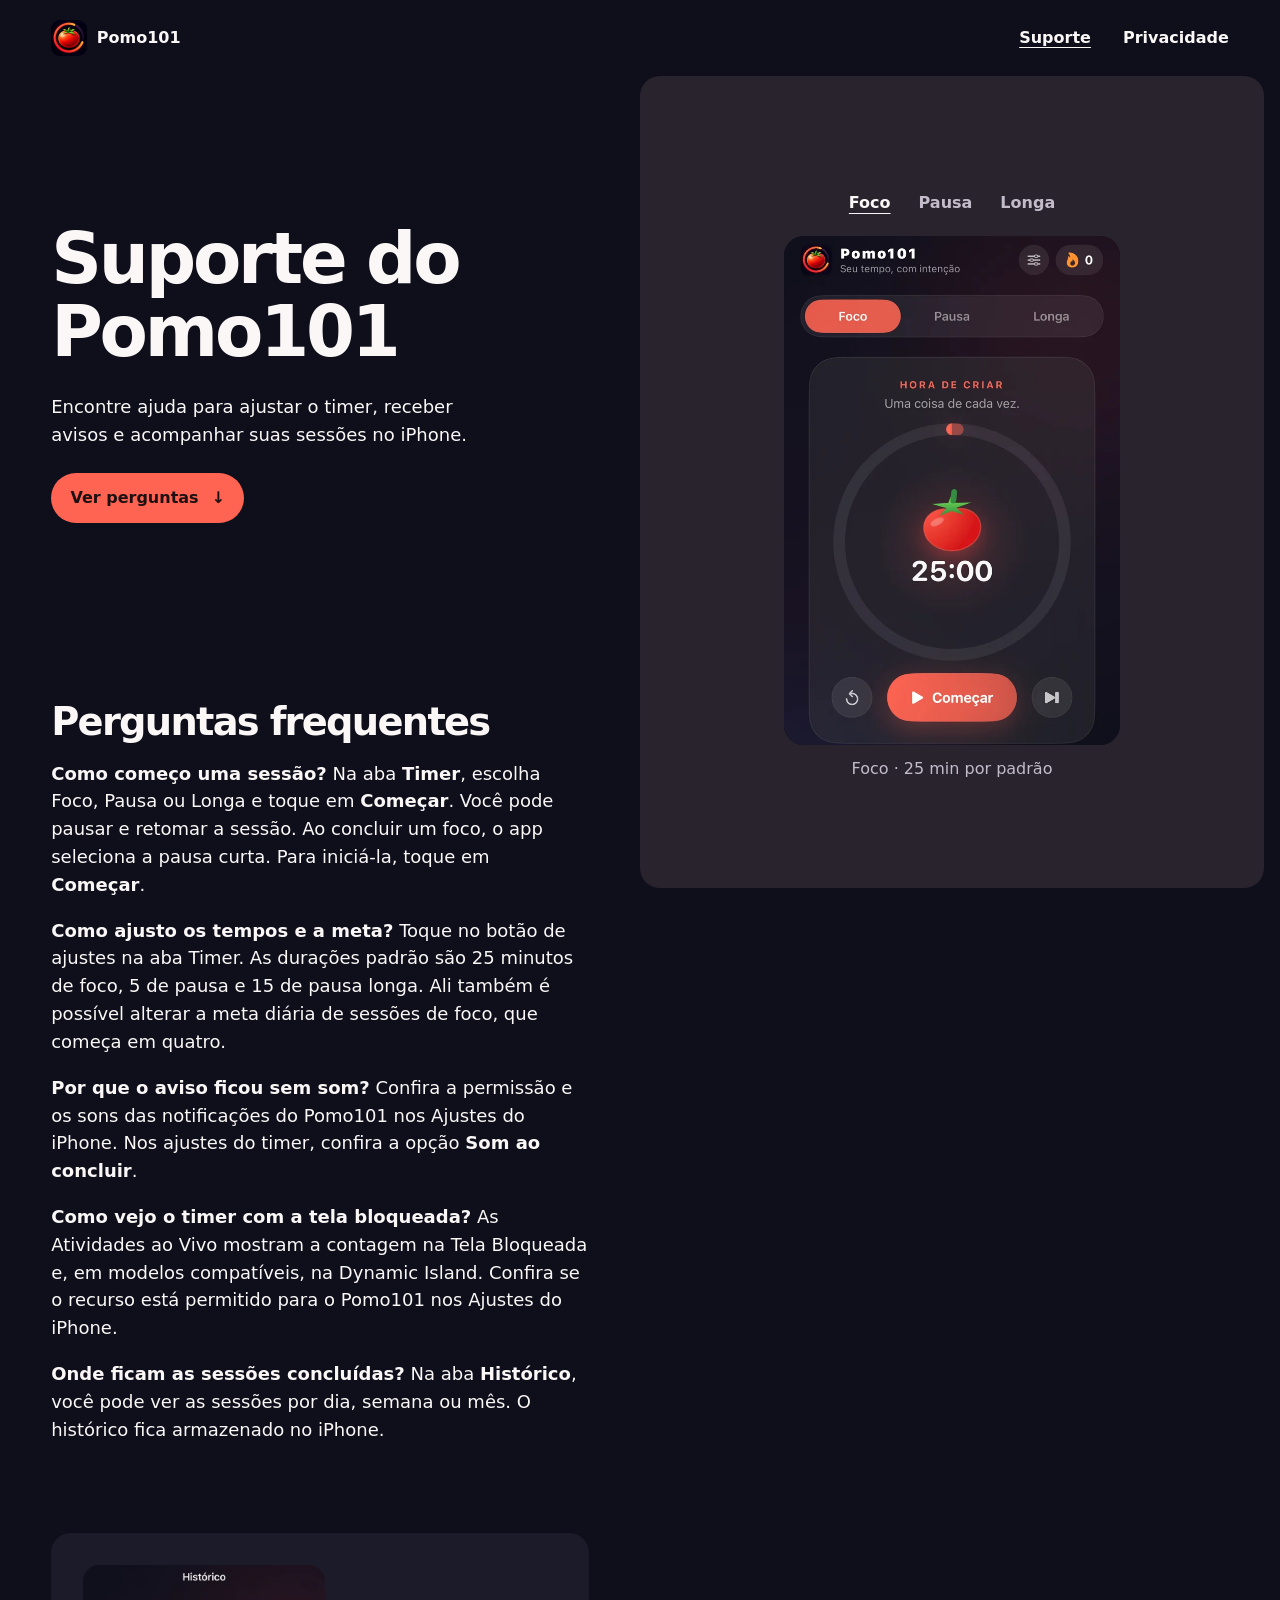
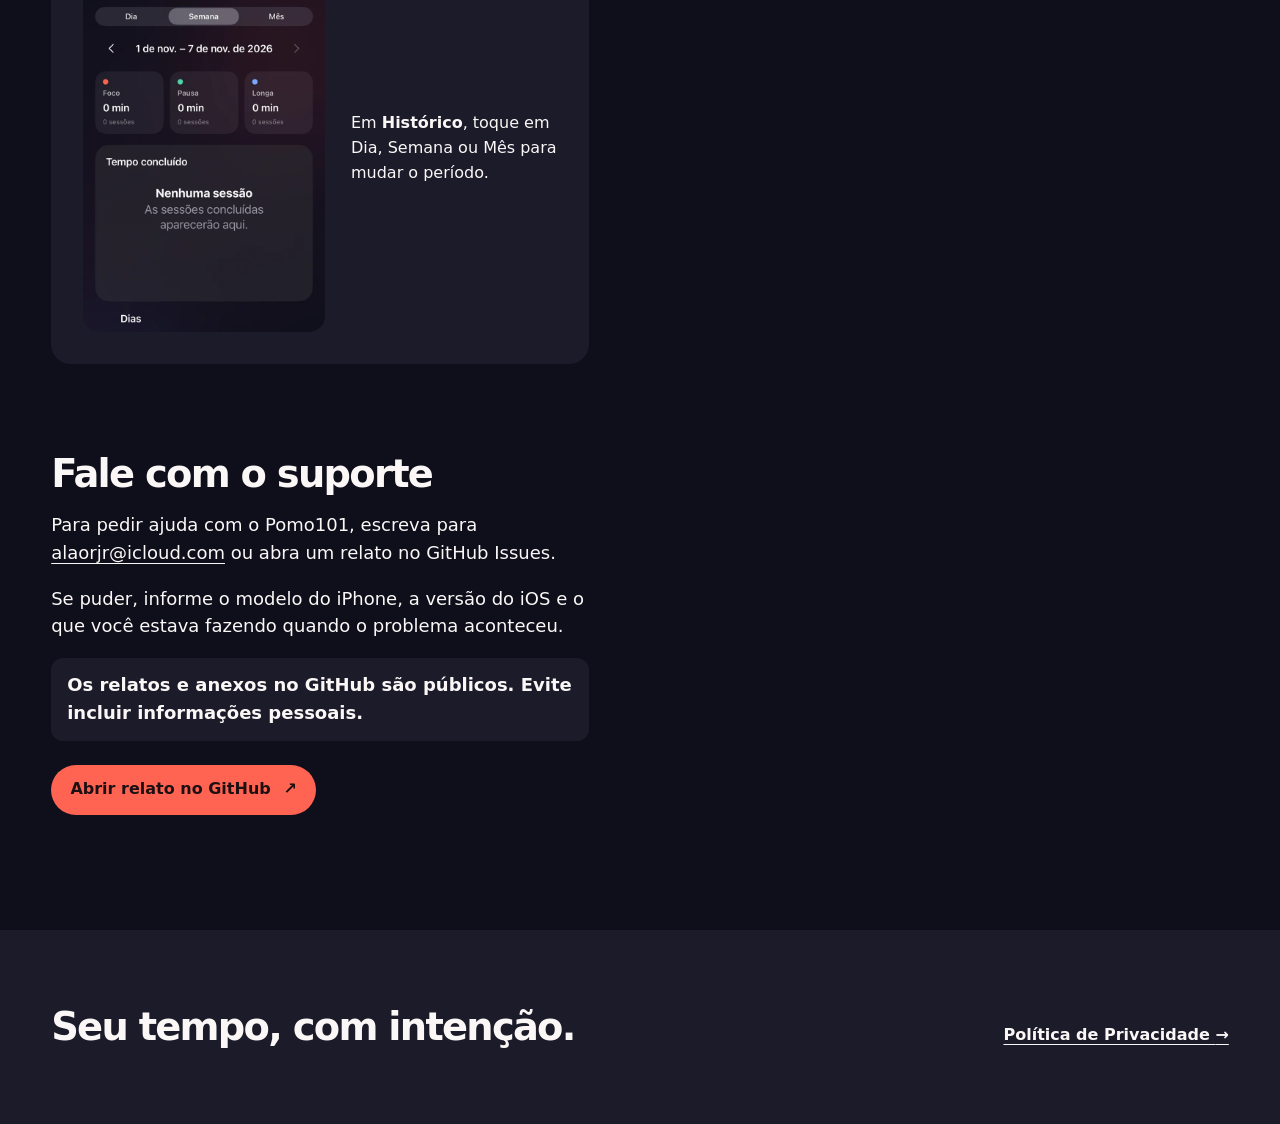
<file: index.html>
<!doctype html>
<html lang="pt-BR">
<head>
  <meta charset="utf-8">
  <meta name="viewport" content="width=device-width, initial-scale=1">
  <meta name="theme-color" content="#0e0f1b">
  <meta name="description" content="Encontre ajuda com o timer, as notificações, as Atividades ao Vivo e o histórico do Pomo101 para iPhone.">
  <title>Suporte do Pomo101</title>
  <link rel="icon" href="assets/icon.png" type="image/png">
  <link rel="stylesheet" href="styles.css">
  <script src="site.js" defer></script>
</head>
<body>
  <a class="skip-link" href="#conteudo">Ir para o conteúdo</a>
  <header class="site-header">
    <a class="brand" href="index.html"><img src="assets/icon.png" alt="" width="36" height="36">Pomo101</a>
    <nav aria-label="Navegação principal">
      <a href="index.html" aria-current="page">Suporte</a>
      <a href="privacy.html">Privacidade</a>
    </nav>
  </header>

  <main class="split" id="conteudo">
    <section class="hero reading" aria-labelledby="titulo">
      <h1 id="titulo" data-reveal>Suporte do<br>Pomo101</h1>
      <p class="lead" data-reveal>Encontre ajuda para ajustar o timer, receber avisos e acompanhar suas sessões no iPhone.</p>
      <a class="action" href="#perguntas" data-reveal>Ver perguntas <span aria-hidden="true">↓</span></a>
    </section>

    <aside class="stage" aria-label="Prévia do Pomo101">
      <figure class="preview" data-preview>
        <div class="preview-controls" data-reveal role="group" aria-label="Escolher modo do timer" hidden>
          <button type="button" aria-pressed="true" aria-controls="foco">Foco</button>
          <button type="button" aria-pressed="false" aria-controls="pausa">Pausa</button>
          <button type="button" aria-pressed="false" aria-controls="longa">Longa</button>
        </div>
        <div class="screen-stack" data-reveal>
          <img class="screen is-current" id="foco" src="assets/focus.webp" width="660" height="1000" alt="Timer de Foco do Pomo101 com 25 minutos e anel coral.">
          <img class="screen" id="pausa" src="assets/shortBreak.webp" width="660" height="1000" alt="Timer de Pausa do Pomo101 com 5 minutos e anel verde." aria-hidden="true">
          <img class="screen" id="longa" src="assets/longBreak.webp" width="660" height="1000" alt="Timer de Pausa Longa do Pomo101 com 15 minutos e anel azul." aria-hidden="true">
        </div>
        <figcaption aria-live="polite" data-reveal>Foco · 25 min por padrão</figcaption>
      </figure>
    </aside>

    <div class="reading article">
      <section id="perguntas" aria-labelledby="perguntas-titulo">
        <h2 id="perguntas-titulo" data-reveal>Perguntas frequentes</h2>
        <p data-reveal><strong>Como começo uma sessão?</strong> Na aba <strong>Timer</strong>, escolha Foco, Pausa ou Longa e toque em <strong>Começar</strong>. Você pode pausar e retomar a sessão. Ao concluir um foco, o app seleciona a pausa curta. Para iniciá-la, toque em <strong>Começar</strong>.</p>
        <p data-reveal><strong>Como ajusto os tempos e a meta?</strong> Toque no botão de ajustes na aba Timer. As durações padrão são 25 minutos de foco, 5 de pausa e 15 de pausa longa. Ali também é possível alterar a meta diária de sessões de foco, que começa em quatro.</p>
        <p data-reveal><strong>Por que o aviso ficou sem som?</strong> Confira a permissão e os sons das notificações do Pomo101 nos Ajustes do iPhone. Nos ajustes do timer, confira a opção <strong>Som ao concluir</strong>.</p>
        <p data-reveal><strong>Como vejo o timer com a tela bloqueada?</strong> As Atividades ao Vivo mostram a contagem na Tela Bloqueada e, em modelos compatíveis, na Dynamic Island. Confira se o recurso está permitido para o Pomo101 nos Ajustes do iPhone.</p>
        <p data-reveal><strong>Onde ficam as sessões concluídas?</strong> Na aba <strong>Histórico</strong>, você pode ver as sessões por dia, semana ou mês. O histórico fica armazenado no iPhone.</p>
      </section>

      <figure class="reference">
        <img src="assets/history.webp" width="660" height="1000" loading="lazy" data-reveal alt="Aba Histórico do Pomo101 com os filtros Dia, Semana e Mês.">
        <figcaption data-reveal>Em <strong>Histórico</strong>, toque em Dia, Semana ou Mês para mudar o período.</figcaption>
      </figure>

      <section class="contact" aria-labelledby="contato">
        <h2 id="contato" data-reveal>Fale com o suporte</h2>
        <p data-reveal>Para pedir ajuda com o Pomo101, escreva para <a href="mailto:alaorjr@icloud.com">alaorjr@icloud.com</a> ou abra um relato no GitHub Issues.</p>
        <p data-reveal>Se puder, informe o modelo do iPhone, a versão do iOS e o que você estava fazendo quando o problema aconteceu.</p>
        <p class="public-report-notice" data-reveal><strong>Os relatos e anexos no GitHub são públicos. Evite incluir informações pessoais.</strong></p>
        <a class="action" href="https://github.com/alaorjr/Pomo101-support/issues" data-reveal>Abrir relato no GitHub <span aria-hidden="true">↗</span></a>
      </section>
    </div>
  </main>

  <footer class="site-footer">
    <p class="closing" data-reveal>Seu tempo, com intenção.</p>
    <a href="privacy.html" data-reveal>Política de Privacidade <span aria-hidden="true">→</span></a>
  </footer>
</body>
</html>
</file>
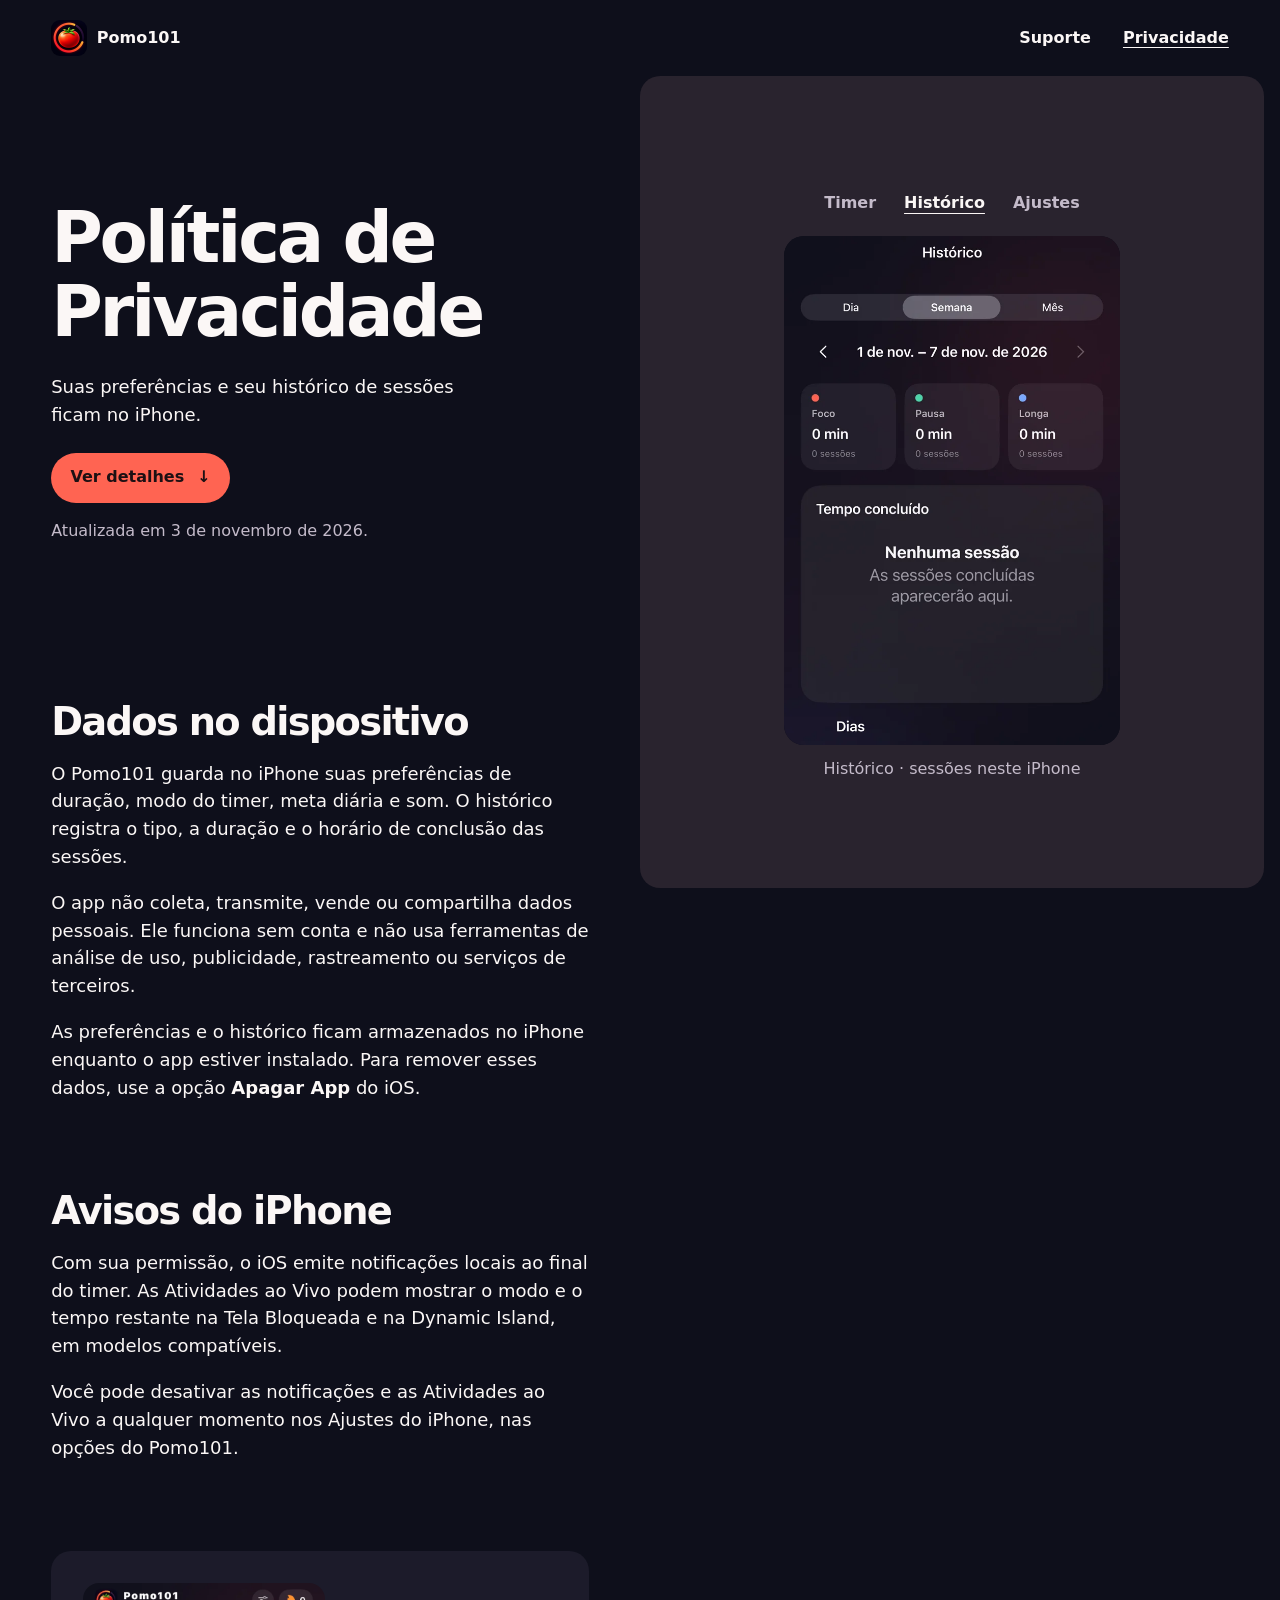
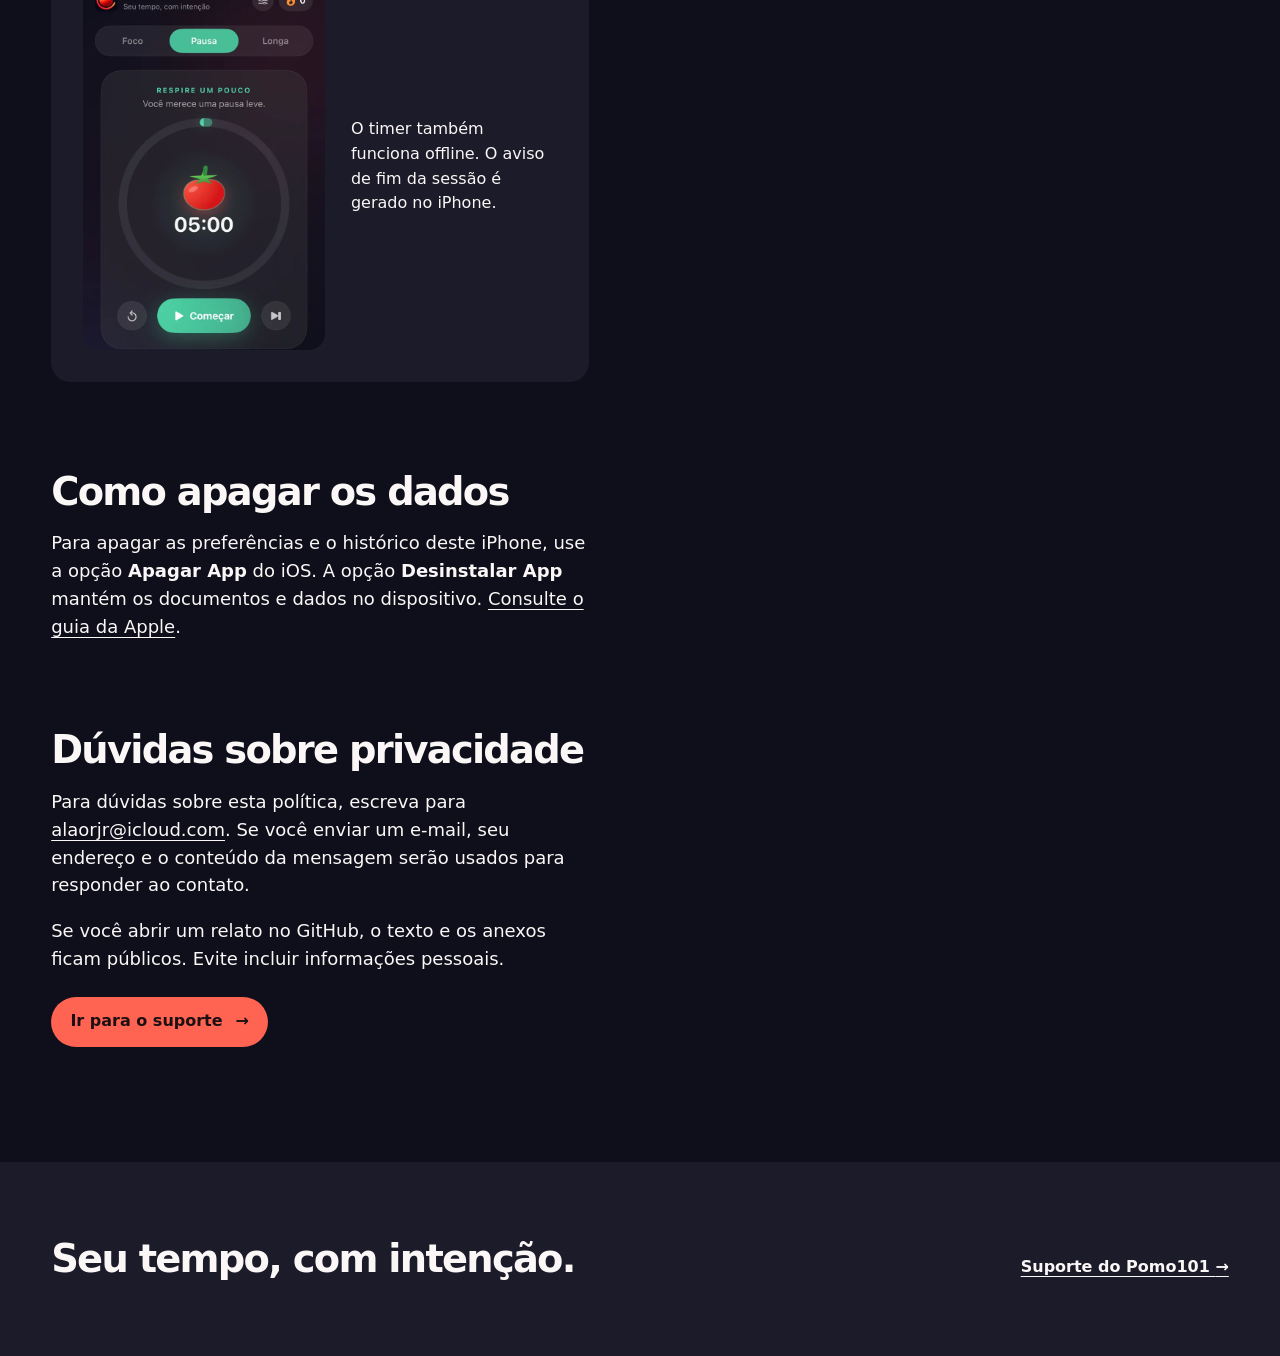
<file: privacy.html>
<!doctype html>
<html lang="pt-BR">
<head>
  <meta charset="utf-8">
  <meta name="viewport" content="width=device-width, initial-scale=1">
  <meta name="theme-color" content="#0e0f1b">
  <meta name="description" content="Saiba quais dados o Pomo101 guarda no iPhone e como controlar as notificações e as Atividades ao Vivo.">
  <title>Política de Privacidade do Pomo101</title>
  <link rel="icon" href="assets/icon.png" type="image/png">
  <link rel="stylesheet" href="styles.css">
  <script src="site.js" defer></script>
</head>
<body>
  <a class="skip-link" href="#conteudo">Ir para o conteúdo</a>
  <header class="site-header">
    <a class="brand" href="index.html"><img src="assets/icon.png" alt="" width="36" height="36">Pomo101</a>
    <nav aria-label="Navegação principal">
      <a href="index.html">Suporte</a>
      <a href="privacy.html" aria-current="page">Privacidade</a>
    </nav>
  </header>

  <main class="split" id="conteudo">
    <section class="hero reading" aria-labelledby="titulo">
      <h1 id="titulo" data-reveal>Política de<br>Privacidade</h1>
      <p class="lead" data-reveal>Suas preferências e seu histórico de sessões ficam no iPhone.</p>
      <a class="action" href="#dados" data-reveal>Ver detalhes <span aria-hidden="true">↓</span></a>
      <p class="updated" data-reveal>Atualizada em <time datetime="2026-11-03">3 de novembro de 2026</time>.</p>
    </section>

    <aside class="stage" aria-label="Prévia do Pomo101">
      <figure class="preview" data-preview>
        <div class="preview-controls" data-reveal role="group" aria-label="Escolher tela do app" hidden>
          <button type="button" aria-pressed="false" aria-controls="timer">Timer</button>
          <button type="button" aria-pressed="true" aria-controls="historico">Histórico</button>
          <button type="button" aria-pressed="false" aria-controls="ajustes">Ajustes</button>
        </div>
        <div class="screen-stack" data-reveal>
          <img class="screen" id="timer" aria-hidden="true" src="assets/focus.webp" width="660" height="1000" alt="Timer do Pomo101 com o modo Foco selecionado.">
          <img class="screen is-current" id="historico" src="assets/history.webp" width="660" height="1000" alt="Aba Histórico do Pomo101 com os filtros Dia, Semana e Mês.">
          <img class="screen" id="ajustes" src="assets/settings.webp" width="660" height="1000" alt="Ajustes do Pomo101, com opções de duração, meta diária e som." aria-hidden="true">
        </div>
        <figcaption aria-live="polite" data-reveal>Histórico · sessões neste iPhone</figcaption>
      </figure>
    </aside>

    <div class="reading article">
      <section id="dados" aria-labelledby="dados-titulo">
        <h2 id="dados-titulo" data-reveal>Dados no dispositivo</h2>
        <p data-reveal>O Pomo101 guarda no iPhone suas preferências de duração, modo do timer, meta diária e som. O histórico registra o tipo, a duração e o horário de conclusão das sessões.</p>
        <p data-reveal>O app não coleta, transmite, vende ou compartilha dados pessoais. Ele funciona sem conta e não usa ferramentas de análise de uso, publicidade, rastreamento ou serviços de terceiros.</p>
        <p data-reveal>As preferências e o histórico ficam armazenados no iPhone enquanto o app estiver instalado. Para remover esses dados, use a opção <strong>Apagar App</strong> do iOS.</p>
      </section>

      <section aria-labelledby="avisos">
        <h2 id="avisos" data-reveal>Avisos do iPhone</h2>
        <p data-reveal>Com sua permissão, o iOS emite notificações locais ao final do timer. As Atividades ao Vivo podem mostrar o modo e o tempo restante na Tela Bloqueada e na Dynamic Island, em modelos compatíveis.</p>
        <p data-reveal>Você pode desativar as notificações e as Atividades ao Vivo a qualquer momento nos Ajustes do iPhone, nas opções do Pomo101.</p>
      </section>

      <figure class="reference">
        <img src="assets/shortBreak.webp" width="660" height="1000" loading="lazy" data-reveal alt="Modo Pausa do Pomo101 com 5 minutos no timer.">
        <figcaption data-reveal>O timer também funciona offline. O aviso de fim da sessão é gerado no iPhone.</figcaption>
      </figure>

      <section aria-labelledby="remover">
        <h2 id="remover" data-reveal>Como apagar os dados</h2>
        <p data-reveal>Para apagar as preferências e o histórico deste iPhone, use a opção <strong>Apagar App</strong> do iOS. A opção <strong>Desinstalar App</strong> mantém os documentos e dados no dispositivo. <a href="https://support.apple.com/pt-br/108429">Consulte o guia da Apple</a>.</p>
      </section>

      <section class="contact" aria-labelledby="contato">
        <h2 id="contato" data-reveal>Dúvidas sobre privacidade</h2>
        <p data-reveal>Para dúvidas sobre esta política, escreva para <a href="mailto:alaorjr@icloud.com">alaorjr@icloud.com</a>. Se você enviar um e-mail, seu endereço e o conteúdo da mensagem serão usados para responder ao contato.</p>
        <p data-reveal>Se você abrir um relato no GitHub, o texto e os anexos ficam públicos. Evite incluir informações pessoais.</p>
        <a class="action" href="index.html" data-reveal>Ir para o suporte <span aria-hidden="true">→</span></a>
      </section>
    </div>
  </main>

  <footer class="site-footer">
    <p class="closing" data-reveal>Seu tempo, com intenção.</p>
    <a href="index.html" data-reveal>Suporte do Pomo101 <span aria-hidden="true">→</span></a>
  </footer>
</body>
</html>
</file>
<file: styles.css>
:root {
  color-scheme: dark;
  --bg: #0e0f1b;
  --stage: #29232e;
  --surface: #1c1b2a;
  --ink: #fbf7f6;
  --muted: #c4bbca;
  --accent: #ff6452;
  --accent-ink: #1d1013;
  --gutter: clamp(1.25rem, 4vw, 4.5rem);
  --display: clamp(3rem, 5.5vw, 5.75rem);
  --title: clamp(1.8rem, 3vw, 2.5rem);
  --body: 1.125rem;
  --small: 1rem;
}

*, *::before, *::after { box-sizing: border-box; }
html { background: var(--bg); }
body {
  margin: 0;
  color: var(--ink);
  font: var(--body)/1.55 system-ui, sans-serif;
  -webkit-font-smoothing: antialiased;
}

a { color: inherit; text-underline-offset: .24em; }
a:hover { color: var(--accent); }
button { font: inherit; }
a, button { touch-action: manipulation; }
:focus-visible { outline: 2px solid var(--accent); outline-offset: 5px; }
::selection { background: var(--accent); color: var(--accent-ink); }
img { display: block; max-width: 100%; }
p, h1, h2, figure { margin: 0; }
[hidden] { display: none !important; }
[id] { scroll-margin-top: 1.5rem; }

.skip-link {
  position: absolute;
  z-index: 2;
  top: 1rem;
  left: 1rem;
  padding: .75rem 1rem;
  background: var(--bg);
  transform: translateY(-200%);
}
.skip-link:focus { transform: translateY(0); }

.site-header {
  display: flex;
  align-items: center;
  justify-content: space-between;
  gap: 1rem;
  max-width: 100rem;
  margin-inline: auto;
  padding: 1rem var(--gutter);
  font-size: var(--small);
}

.brand, .site-header nav { display: flex; align-items: center; gap: clamp(.75rem, 2.5vw, 2rem); }
.brand { gap: .6rem; font-weight: 800; text-decoration: none; }
.brand img { border-radius: 9px; }
.site-header nav a {
  display: inline-flex;
  align-items: center;
  min-height: 44px;
  font-weight: 600;
  text-decoration: none;
}
.site-header nav [aria-current] { text-decoration: underline; }

.split {
  display: grid;
  grid-template-columns: minmax(0, 1fr) minmax(0, 1fr);
  grid-template-areas: "hero stage" "article stage";
  max-width: 100rem;
  margin-inline: auto;
}
.reading { padding-inline: var(--gutter); }
.hero {
  grid-area: hero;
  display: flex;
  flex-direction: column;
  align-items: flex-start;
  justify-content: center;
  min-height: clamp(29rem, 66svh, 44rem);
  padding-block: 3rem;
}
h1, h2, .closing {
  font-weight: 800;
  line-height: 1.04;
  letter-spacing: -.045em;
  text-wrap: balance;
}
h1 { font-size: var(--display); }
h2, .closing { font-size: var(--title); }
.lead { max-width: 38ch; margin-top: 1.5rem; }
.updated { color: var(--muted); font-size: var(--small); margin-top: 1rem; }

.action {
  display: inline-flex;
  align-items: center;
  justify-content: center;
  gap: .8rem;
  min-height: 50px;
  margin-top: 1.5rem;
  padding: .65rem 1.2rem;
  border-radius: 100vw;
  background: var(--accent);
  color: var(--accent-ink);
  font-size: var(--small);
  font-weight: 760;
  text-decoration: none;
  transition: transform 180ms ease;
}
.action:hover { color: var(--accent-ink); transform: translateY(-2px); }
.action:active { transform: scale(.98); }

.stage {
  grid-area: stage;
  position: sticky;
  top: .75rem;
  align-self: start;
  display: grid;
  align-items: center;
  min-height: calc(100svh - 5.5rem);
  margin-right: 1rem;
  padding: 2rem 1.25rem;
  background: var(--stage);
  border-radius: 1.25rem;
}
.preview { width: min(100%, 27rem); margin-inline: auto; text-align: center; }
.screen-stack {
  display: grid;
  width: min(100%, 21rem, max(12rem, (100svh - 16rem) * .66));
  margin-inline: auto;
  overflow: hidden;
  border-radius: 1.25rem;
  background: var(--bg);
}
.screen {
  grid-area: 1 / 1;
  width: 100%;
  height: auto;
  aspect-ratio: 33 / 50;
  object-fit: cover;
  opacity: 0;
  transition: opacity 480ms ease;
}
.screen.is-current { opacity: 1; z-index: 1; }
.preview-controls {
  display: flex;
  flex-wrap: wrap;
  justify-content: center;
  gap: .35rem .65rem;
  margin-bottom: .65rem;
}
.preview-controls button {
  padding: .3rem .55rem;
  min-height: 44px;
  border: 0;
  background: transparent;
  color: var(--muted);
  cursor: pointer;
  font-size: var(--small);
  font-weight: 650;
  transition: transform 180ms ease;
}
.preview-controls button:hover, .preview-controls button[aria-pressed="true"] { color: var(--ink); }
.preview-controls button[aria-pressed="true"] { text-decoration: underline; text-underline-offset: .32em; }
.preview-controls button:active { transform: scale(.94); }
figcaption { margin-top: .75rem; font-size: var(--small); color: var(--muted); }

.article {
  grid-area: article;
  display: grid;
  gap: clamp(3.25rem, 7vw, 7.5rem);
  padding-block: 2rem clamp(4rem, 9vw, 8rem);
}
.article section { max-width: 52ch; }
.article section p { margin-top: 1.1rem; }
.article strong { font-weight: 750; }

.public-report-notice {
  padding: .85rem 1rem;
  border-radius: .75rem;
  background: var(--surface);
}

.reference {
  display: grid;
  grid-template-columns: minmax(0, 1fr) minmax(0, .85fr);
  align-items: center;
  gap: clamp(.75rem, 2vw, 1.75rem);
  padding: clamp(1rem, 3vw, 2rem);
  background: var(--surface);
  border-radius: 1.25rem;
}
.reference img {
  width: 100%;
  height: auto;
  border-radius: 1rem;
}
.reference figcaption { margin: 0; color: var(--ink); }

.site-footer {
  display: flex;
  justify-content: space-between;
  align-items: baseline;
  flex-wrap: wrap;
  gap: 1.25rem;
  padding: clamp(2.5rem, 6vw, 5rem) var(--gutter);
  background: var(--surface);
}
.site-footer a { font-size: var(--small); font-weight: 650; }

@media (max-width: 720px) {
  :root { --display: clamp(2.8rem, 10.5vw, 4.3rem); --body: 1.0625rem; }
  .site-header { gap: .55rem; padding-block: .65rem; }
  .brand img { width: 30px; height: 30px; }
  .split { grid-template-columns: minmax(0, 1fr); grid-template-areas: "hero" "stage" "article"; }
  .hero { min-height: auto; padding-block: 2.5rem 2rem; }
  .lead { margin-top: 1rem; }
  .stage { position: static; min-height: 0; margin-inline: var(--gutter); padding: 1.25rem 1rem; }
  .screen-stack { width: min(100%, 16.5rem); }
  .article { padding-top: 3.5rem; }
}
@media (max-width: 350px) {
  .brand img { display: none; }
}
@media (prefers-reduced-motion: no-preference) {
  .reveal {
    animation: rise-in 520ms cubic-bezier(.22, 1, .36, 1) backwards;
    animation-delay: var(--reveal-delay, 0ms);
  }
  .screen-stack.reveal, .reference img.reveal {
    animation-name: settle-in;
    animation-duration: 720ms;
  }
  @keyframes rise-in {
    from { opacity: 0; transform: translateY(18px); }
    to { opacity: 1; transform: translateY(0); }
  }
  @keyframes settle-in {
    from { opacity: 0; transform: scale(.97); }
    to { opacity: 1; transform: scale(1); }
  }
}
@media (prefers-reduced-motion: reduce) {
  *, *::before, *::after { animation: none !important; transition: none !important; }
  .action:hover, .action:active, .preview-controls button:active { transform: none; }
}
</file>
